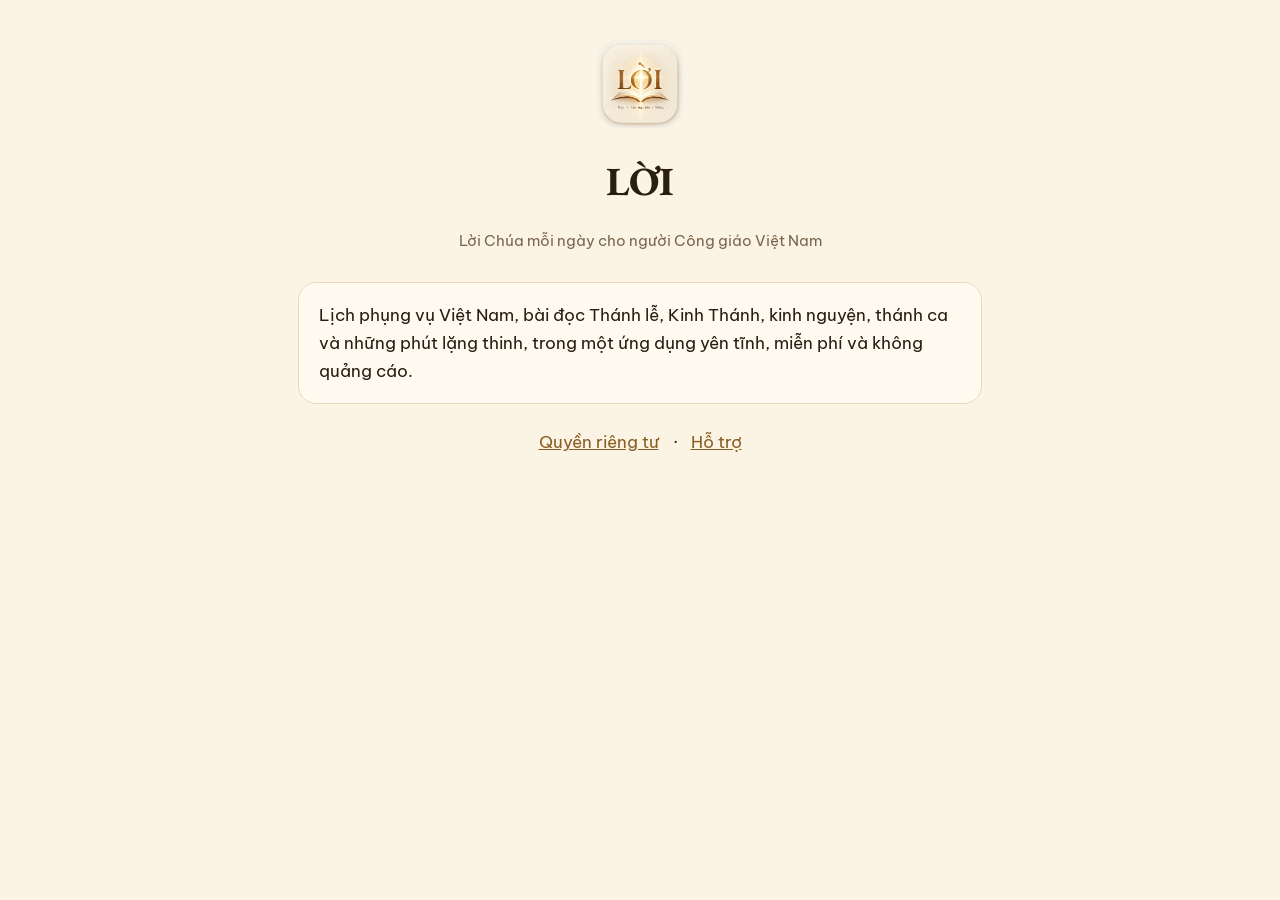
<file: Index.html>
<!doctype html><html lang="vi"><head><meta charset="utf-8"><meta name="viewport" content="width=device-width,initial-scale=1">
<title>LỜI</title><meta name="description" content="LỜI – Lời Chúa mỗi ngày cho người Công giáo Việt Nam.">
<link href="https://fonts.googleapis.com/css2?family=Be+Vietnam+Pro:wght@400;600&family=EB+Garamond:wght@500;600&display=swap" rel="stylesheet">
<link rel="stylesheet" href="style.css"><link rel="icon" href="logo.png"></head><body><main>
<header><img src="logo.png" alt="LỜI"><h1>LỜI</h1><p class="muted">Lời Chúa mỗi ngày cho người Công giáo Việt Nam</p></header>
<div class="card">Lịch phụng vụ Việt Nam, bài đọc Thánh lễ, Kinh Thánh, kinh nguyện, thánh ca và những phút lặng thinh, trong một ứng dụng yên tĩnh, miễn phí và không quảng cáo.</div>
<nav><a href="privacy.html">Quyền riêng tư</a> · <a href="support.html">Hỗ trợ</a></nav>
</main></body></html>
</file>
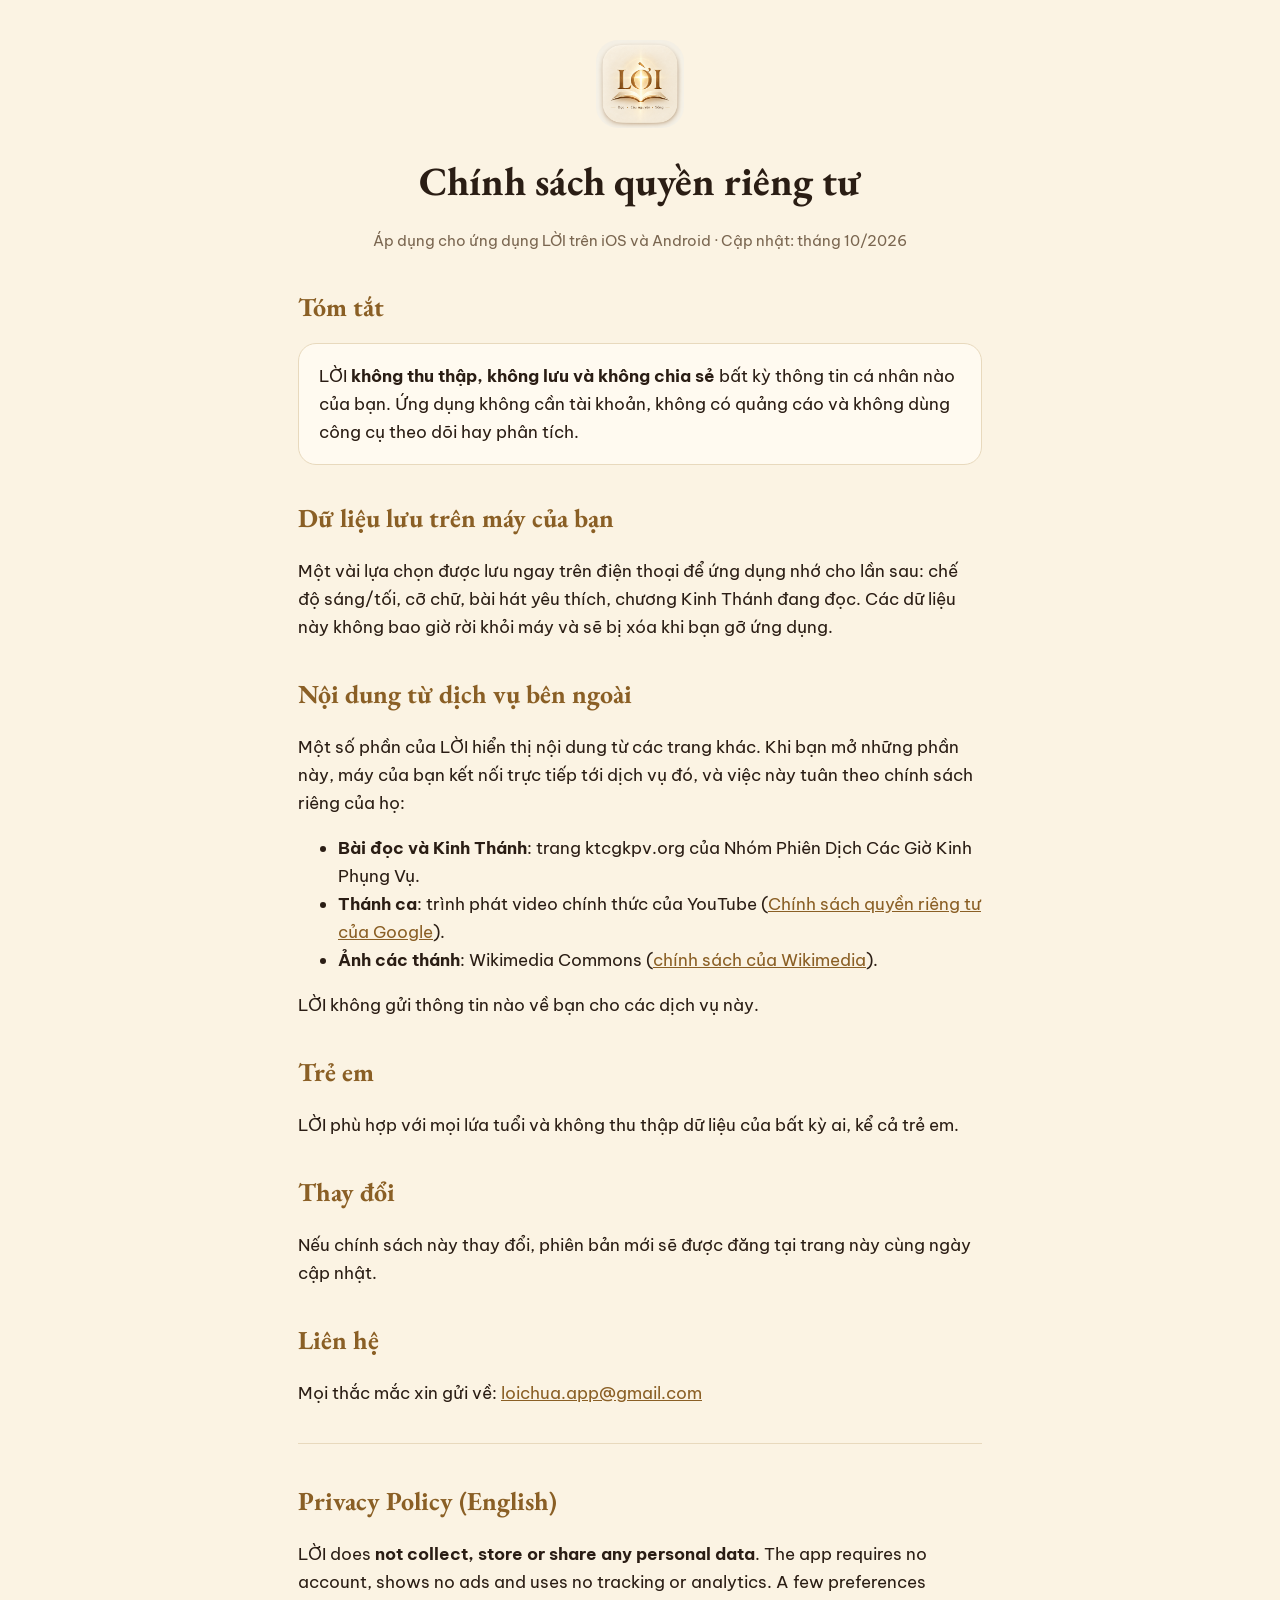
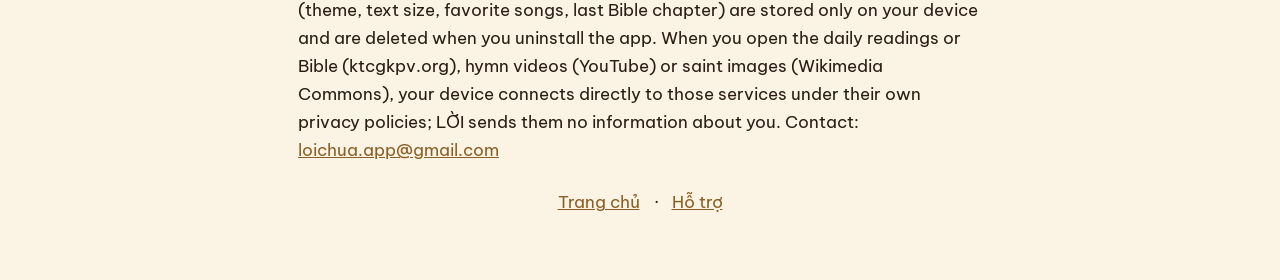
<file: Privacy.html>
<!doctype html><html lang="vi"><head><meta charset="utf-8"><meta name="viewport" content="width=device-width,initial-scale=1">
<title>LỜI – Chính sách quyền riêng tư</title>
<link href="https://fonts.googleapis.com/css2?family=Be+Vietnam+Pro:wght@400;600&family=EB+Garamond:wght@500;600&display=swap" rel="stylesheet">
<link rel="stylesheet" href="style.css"></head><body><main>
<header><img src="logo.png" alt="LỜI"><h1>Chính sách quyền riêng tư</h1><p class="muted">Áp dụng cho ứng dụng LỜI trên iOS và Android · Cập nhật: tháng 10/2026</p></header>

<h2>Tóm tắt</h2>
<div class="card">LỜI <b>không thu thập, không lưu và không chia sẻ</b> bất kỳ thông tin cá nhân nào của bạn. Ứng dụng không cần tài khoản, không có quảng cáo và không dùng công cụ theo dõi hay phân tích.</div>

<h2>Dữ liệu lưu trên máy của bạn</h2>
<p>Một vài lựa chọn được lưu ngay trên điện thoại để ứng dụng nhớ cho lần sau: chế độ sáng/tối, cỡ chữ, bài hát yêu thích, chương Kinh Thánh đang đọc. Các dữ liệu này không bao giờ rời khỏi máy và sẽ bị xóa khi bạn gỡ ứng dụng.</p>

<h2>Nội dung từ dịch vụ bên ngoài</h2>
<p>Một số phần của LỜI hiển thị nội dung từ các trang khác. Khi bạn mở những phần này, máy của bạn kết nối trực tiếp tới dịch vụ đó, và việc này tuân theo chính sách riêng của họ:</p>
<ul>
<li><b>Bài đọc và Kinh Thánh</b>: trang ktcgkpv.org của Nhóm Phiên Dịch Các Giờ Kinh Phụng Vụ.</li>
<li><b>Thánh ca</b>: trình phát video chính thức của YouTube (<a href="https://policies.google.com/privacy">Chính sách quyền riêng tư của Google</a>).</li>
<li><b>Ảnh các thánh</b>: Wikimedia Commons (<a href="https://foundation.wikimedia.org/wiki/Policy:Privacy_policy">chính sách của Wikimedia</a>).</li>
</ul>
<p>LỜI không gửi thông tin nào về bạn cho các dịch vụ này.</p>

<h2>Trẻ em</h2>
<p>LỜI phù hợp với mọi lứa tuổi và không thu thập dữ liệu của bất kỳ ai, kể cả trẻ em.</p>

<h2>Thay đổi</h2>
<p>Nếu chính sách này thay đổi, phiên bản mới sẽ được đăng tại trang này cùng ngày cập nhật.</p>

<h2>Liên hệ</h2>
<p>Mọi thắc mắc xin gửi về: <a href="mailto:loichua.app@gmail.com">loichua.app@gmail.com</a></p>

<hr>
<h2>Privacy Policy (English)</h2>
<p>LỜI does <b>not collect, store or share any personal data</b>. The app requires no account, shows no ads and uses no tracking or analytics. A few preferences (theme, text size, favorite songs, last Bible chapter) are stored only on your device and are deleted when you uninstall the app. When you open the daily readings or Bible (ktcgkpv.org), hymn videos (YouTube) or saint images (Wikimedia Commons), your device connects directly to those services under their own privacy policies; LỜI sends them no information about you. Contact: <a href="mailto:loichua.app@gmail.com">loichua.app@gmail.com</a></p>
<nav><a href="index.html">Trang chủ</a> · <a href="support.html">Hỗ trợ</a></nav>
</main></body></html>
</file>
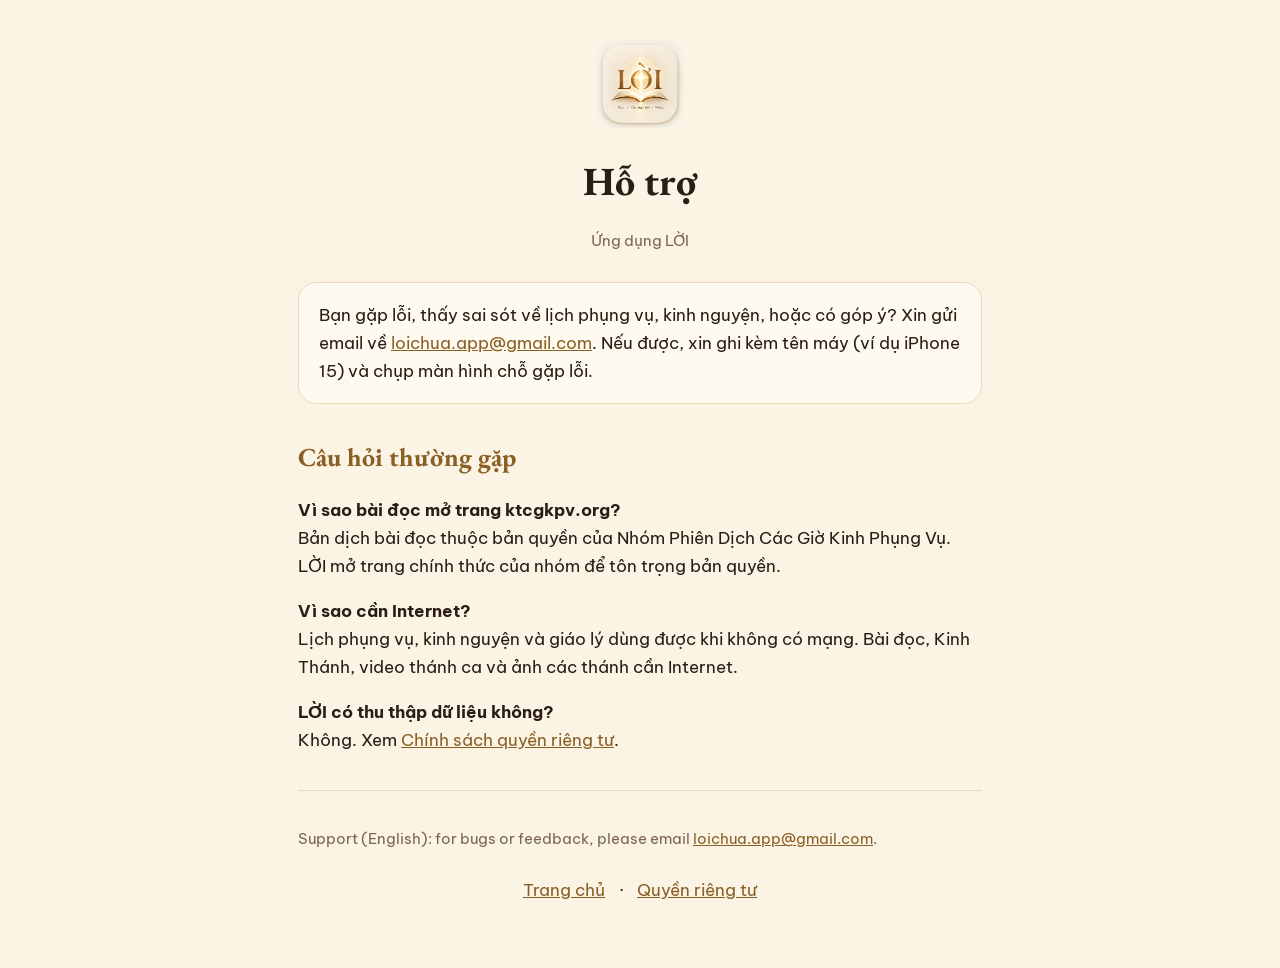
<file: Support.html>
<!doctype html><html lang="vi"><head><meta charset="utf-8"><meta name="viewport" content="width=device-width,initial-scale=1">
<title>LỜI – Hỗ trợ</title>
<link href="https://fonts.googleapis.com/css2?family=Be+Vietnam+Pro:wght@400;600&family=EB+Garamond:wght@500;600&display=swap" rel="stylesheet">
<link rel="stylesheet" href="style.css"></head><body><main>
<header><img src="logo.png" alt="LỜI"><h1>Hỗ trợ</h1><p class="muted">Ứng dụng LỜI</p></header>
<div class="card">Bạn gặp lỗi, thấy sai sót về lịch phụng vụ, kinh nguyện, hoặc có góp ý? Xin gửi email về <a href="mailto:loichua.app@gmail.com">loichua.app@gmail.com</a>. Nếu được, xin ghi kèm tên máy (ví dụ iPhone 15) và chụp màn hình chỗ gặp lỗi.</div>
<h2>Câu hỏi thường gặp</h2>
<p><b>Vì sao bài đọc mở trang ktcgkpv.org?</b><br>Bản dịch bài đọc thuộc bản quyền của Nhóm Phiên Dịch Các Giờ Kinh Phụng Vụ. LỜI mở trang chính thức của nhóm để tôn trọng bản quyền.</p>
<p><b>Vì sao cần Internet?</b><br>Lịch phụng vụ, kinh nguyện và giáo lý dùng được khi không có mạng. Bài đọc, Kinh Thánh, video thánh ca và ảnh các thánh cần Internet.</p>
<p><b>LỜI có thu thập dữ liệu không?</b><br>Không. Xem <a href="privacy.html">Chính sách quyền riêng tư</a>.</p>
<hr>
<p class="muted">Support (English): for bugs or feedback, please email <a href="mailto:loichua.app@gmail.com">loichua.app@gmail.com</a>.</p>
<nav><a href="index.html">Trang chủ</a> · <a href="privacy.html">Quyền riêng tư</a></nav>
</main></body></html>
</file>
<file: style.css>
:root{--bg:#FBF3E3;--card:#fffaf0;--ink:#2a1d14;--muted:#7a6650;--gold:#8A5F25;--line:#e8d9bd}
@media (prefers-color-scheme:dark){:root{--bg:#14100c;--card:#1d1813;--ink:#f3e9d8;--muted:#b9a68c;--gold:#e7b766;--line:#3a3026}}
*{box-sizing:border-box}body{margin:0;background:var(--bg);color:var(--ink);font:17px/1.65 "Be Vietnam Pro",system-ui,-apple-system,sans-serif}
main{max-width:720px;margin:0 auto;padding:40px 18px 64px}
header{text-align:center;margin-bottom:28px}header img{width:88px;height:88px;border-radius:22px}
h1{font-family:"EB Garamond",Georgia,serif;font-size:40px;margin:12px 0 4px}
h2{font-family:"EB Garamond",Georgia,serif;font-size:26px;margin:32px 0 8px;color:var(--gold)}
.card{background:var(--card);border:1px solid var(--line);border-radius:18px;padding:18px 20px;margin:14px 0}
.muted{color:var(--muted);font-size:15px}a{color:var(--gold)}hr{border:0;border-top:1px solid var(--line);margin:36px 0}
nav{text-align:center;margin-top:24px}nav a{margin:0 10px}
</file>
